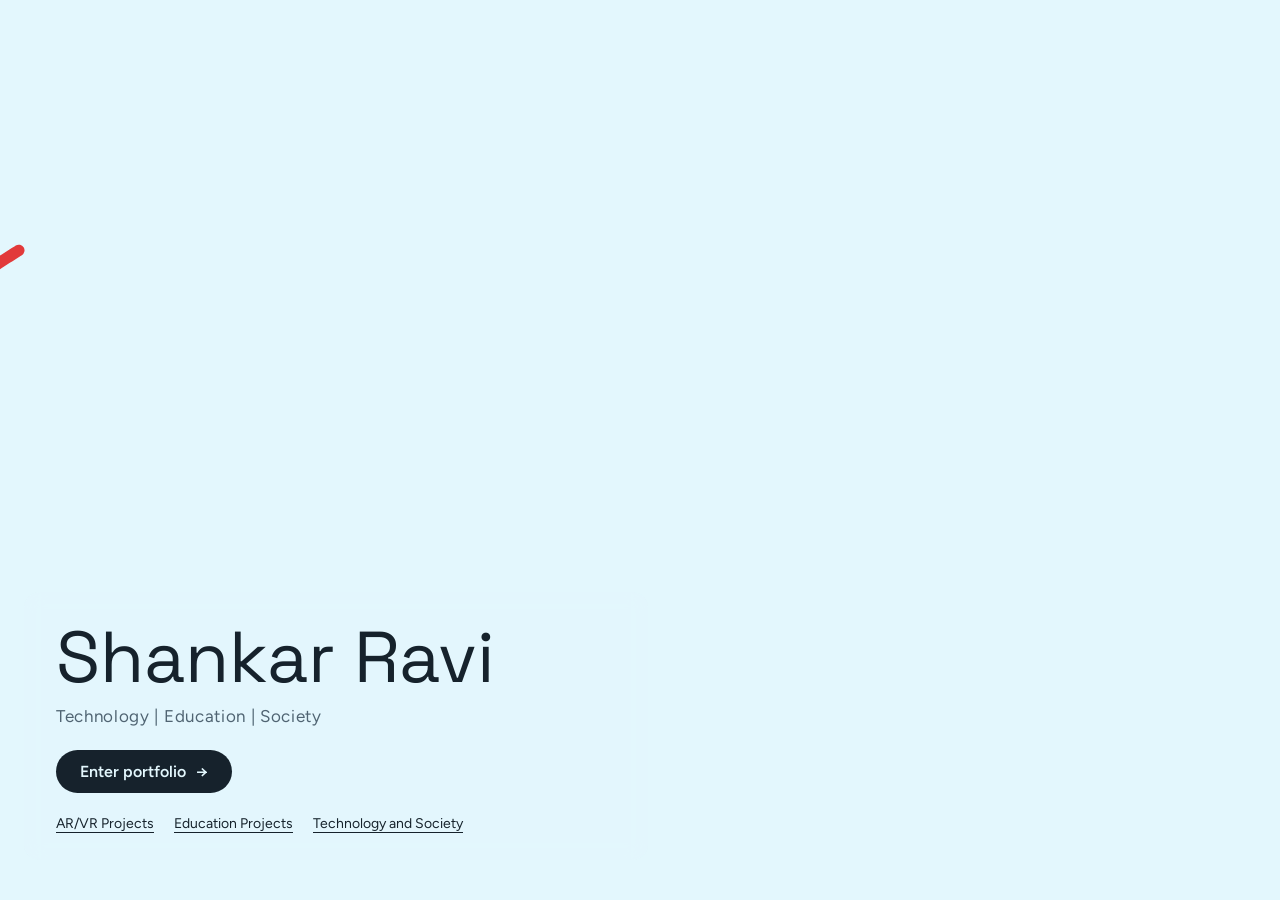
<file: index.html>
<!doctype html>
<html lang="en">
<head>
  <meta charset="utf-8">
  <meta name="viewport" content="width=device-width, initial-scale=1, viewport-fit=cover">
  <title>Shankar Ravi</title>
  <meta name="description" content="Shankar Ravi — Technology | Education | Society. Portfolio of AR/VR, education and technology & society projects.">
  <link rel="icon" href="assets/images/logo-home.png">
  <link rel="preconnect" href="https://fonts.googleapis.com">
  <link rel="preconnect" href="https://fonts.gstatic.com" crossorigin>
  <link href="https://fonts.googleapis.com/css2?family=Figtree:wght@400;600&family=Space+Grotesk:wght@400;600&display=swap" rel="stylesheet">
  <style>
    :root {
      --sky: #e3f7fd;
      --ink: #16222c;
      --ink-soft: #506473;
    }
    html, body { height: 100%; }
    body {
      margin: 0;
      background: var(--sky);
      color: var(--ink);
      font-family: "Figtree", "Helvetica Neue", Arial, sans-serif;
      overflow: hidden;
    }
    canvas {
      position: fixed;
      inset: 0;
      width: 100%;
      height: 100%;
      display: block;
    }
    .intro {
      position: fixed;
      left: max(24px, env(safe-area-inset-left, 0px));
      right: 24px;
      bottom: max(40px, env(safe-area-inset-bottom, 0px));
      max-width: 560px;
      padding: 28px 32px;
      background: rgba(227, 247, 253, 0.78);
      -webkit-backdrop-filter: blur(10px);
      backdrop-filter: blur(10px);
      border-radius: 16px;
    }
    h1 {
      font-family: "Space Grotesk", "Helvetica Neue", Arial, sans-serif;
      font-weight: 400;
      font-size: clamp(40px, 7vw, 72px);
      line-height: 1.05;
      margin: 0 0 10px;
    }
    .tagline {
      font-size: 17px;
      letter-spacing: 0.04em;
      color: var(--ink-soft);
      margin: 0 0 24px;
    }
    .enter {
      display: inline-flex;
      align-items: center;
      gap: 10px;
      padding: 12px 24px;
      border-radius: 30px;
      background: var(--ink);
      color: var(--sky);
      font-size: 16px;
      font-weight: 600;
      text-decoration: none;
      transition: transform 0.2s, background 0.2s;
    }
    .enter:hover { background: #0f6f8f; transform: translateX(4px); }
    .enter:focus-visible { outline: 2px solid #0f6f8f; outline-offset: 3px; }
    .links {
      display: flex;
      flex-wrap: wrap;
      gap: 6px 20px;
      margin: 22px 0 0;
      padding: 0;
      list-style: none;
      font-size: 14px;
    }
    .links a { color: var(--ink); text-decoration: none; border-bottom: 1px solid currentColor; }
    .links a:hover { color: #0f6f8f; }
  </style>
</head>
<body>
  <canvas id="c" aria-hidden="true"></canvas>

  <main class="intro">
    <h1>Shankar Ravi</h1>
    <p class="tagline">Technology | Education | Society</p>
    <a class="enter" href="home.html">Enter portfolio <span aria-hidden="true">&rarr;</span></a>
    <ul class="links">
      <li><a href="ar-vr-projects.html">AR/VR Projects</a></li>
      <li><a href="education-projects.html">Education Projects</a></li>
      <li><a href="technology-and-society.html">Technology and Society</a></li>
    </ul>
  </main>

  <script>
  // Forward wave lines: Flow mode, Spectrum colour, 7 lines, speed 2.0, camera on.
  (() => {
    const cv = document.getElementById('c'), ctx = cv.getContext('2d');
    const SKY = '#e3f7fd';
    // HOLD: extra seconds (timeline time) the full set of lines stays on screen before sweeping out
    const HOLD = 18, LOOP = 14 + HOLD, SPEED = 2, COUNT = 7;
    // Red, orange, yellow, green, blue, indigo, violet — yellow deepened to stay visible on the pale sky
    const RAINBOW = ['#e23a3a','#f57c1f','#e9b000','#2e9e4f','#1f6fe0','#3f3aa6','#8b3fc4'];
    const lineColour = (i, n) => RAINBOW[n <= 1 ? 0 : Math.round(i*(RAINBOW.length-1)/(n-1))];
    let t = 0, last = performance.now(), W = 0, H = 0, dpr = 1;

    function resize(){
      dpr = Math.min(devicePixelRatio || 1, 2);
      W = cv.clientWidth; H = cv.clientHeight;
      cv.width = W*dpr; cv.height = H*dpr;
    }
    addEventListener('resize', resize); resize();

    // ---- easing + keyframes ----
    const ease = x => x<.5 ? 4*x*x*x : 1 - Math.pow(-2*x+2,3)/2;
    const clamp = (x,a=0,b=1) => Math.max(a, Math.min(b, x));
    function key(frames, T){
      if (T <= frames[0][0]) return frames[0].slice(1);
      for (let i = 1; i < frames.length; i++){
        const a = frames[i-1], b = frames[i];
        if (T <= b[0]){
          const k = ease((T - a[0])/(b[0] - a[0]));
          return a.slice(1).map((v,j) => v + (b[j+1]-v)*k);
        }
      }
      return frames[frames.length-1].slice(1);
    }
    // camera: [time, zoom, focusX, focusY] in stage units (0..1)
    // the hold slowly drifts between wide shots before the original exit (shifted by HOLD)
    const CAM = [[0,1,.5,.5],[2.6,1.05,.42,.42],[5,2.4,.3,.32],[6.6,2.3,.38,.36],[9.4,.82,.5,.5],
      [9.4+HOLD*.35,1.15,.58,.46],[9.4+HOLD*.7,.95,.44,.54],[9.4+HOLD,.85,.5,.5],
      [12.5+HOLD,.9,.5,.5],[LOOP,1,.5,.5]];

    // ---- line set: first pair crosses (mirrored phase), then a low arc, then extras ----
    function lineDef(i){
      const preset = [
        {base:.36, amp:.17, k:4.0, ph:2.2,           w:.0085, start:0.0,  drift:.35},
        {base:.36, amp:.17, k:4.0, ph:2.2+Math.PI,   w:.0085, start:.35,  drift:.35},
        {base:.70, amp:.14, k:3.2, ph:.5,            w:.0085, start:.8,   drift:-.3},
      ];
      if (preset[i]) return preset[i];
      const r = n => { const x = Math.sin(i*127.1+n*311.7)*43758.5453; return x-Math.floor(x); };
      return {base:.2 + r(1)*.65, amp:.08 + r(2)*.12, k:2.6 + r(3)*1.6, ph:r(4)*6.28, w:.006 + r(5)*.003, start:1 + r(6)*1.4, drift:(r(7)-.5)*.7};
    }
    const Y = (d, x, T) => d.base + d.amp*Math.sin(x*d.k + d.ph + T*d.drift) + d.amp*.05*Math.sin(x*d.k*2.1 - T*.5);

    // quadratic curves through segment midpoints, so joins have no corners
    function stroke(pts, w, color){
      if (pts.length < 2) return;
      ctx.strokeStyle = color; ctx.lineWidth = w; ctx.lineCap = 'round'; ctx.lineJoin = 'round';
      ctx.beginPath(); ctx.moveTo(pts[0][0], pts[0][1]);
      for (let i = 1; i < pts.length - 1; i++){
        const [x, y] = pts[i], [nx, ny] = pts[i+1];
        ctx.quadraticCurveTo(x, y, (x + nx)/2, (y + ny)/2);
      }
      const end = pts[pts.length-1];
      ctx.lineTo(end[0], end[1]);
      ctx.stroke();
    }

    // Reference choreography: draw in → push in → pull back → flow out
    // right: the visible right edge in stage units, so each line's end point stops inside the frame
    function drawFlow(T, n, right){
      for (let i = n - 1; i >= 0; i--){
        const d = lineDef(i);
        const local = T - d.start;
        const xEnd = right - .08 - (i % 3)*.05;
        const out = ease(clamp((T - 10.6 - HOLD - i*.25)/3.1));
        // draw in to xEnd, hold there, then sweep the whole line out to the right
        const head = -.05 + (xEnd + .05)*ease(clamp(local/8.6)) + (1.75 - xEnd)*out;
        const tail = -.35 + 2.1*out;
        if (head <= tail || local < 0) continue;
        const pts = [];
        const x1 = Math.min(head, 1.5);
        for (let x = Math.max(tail, -.4); x <= x1; x += .002) pts.push([x, Y(d, x, T)]);
        pts.push([x1, Y(d, x1, T)]);
        stroke(pts, d.w, lineColour(i, n));
      }
    }

    function render(){
      const T = t % LOOP;
      // Map the unit square to cover the viewport, centred
      const s = Math.max(W, H);
      ctx.setTransform(dpr, 0, 0, dpr, 0, 0);
      ctx.fillStyle = SKY; ctx.fillRect(0, 0, W, H);
      ctx.setTransform(s*dpr, 0, 0, s*dpr, (W - s)/2*dpr, (H - s)/2*dpr);
      const [z, fx, fy] = key(CAM, T);
      ctx.save(); ctx.translate(fx, fy); ctx.scale(z, z); ctx.translate(-fx, -fy);
      drawFlow(T, COUNT, 1 - (s - W)/2/s);
      ctx.restore();
    }

    function frame(now){
      const dt = Math.min(.05, (now - last)/1000); last = now;
      t += dt*SPEED;
      render();
      requestAnimationFrame(frame);
    }

    if (matchMedia('(prefers-reduced-motion: reduce)').matches){ t = 9.6 + HOLD/2; render(); addEventListener('resize', render); }
    else requestAnimationFrame(frame);
  })();
  </script>
</body>
</html>
</file>
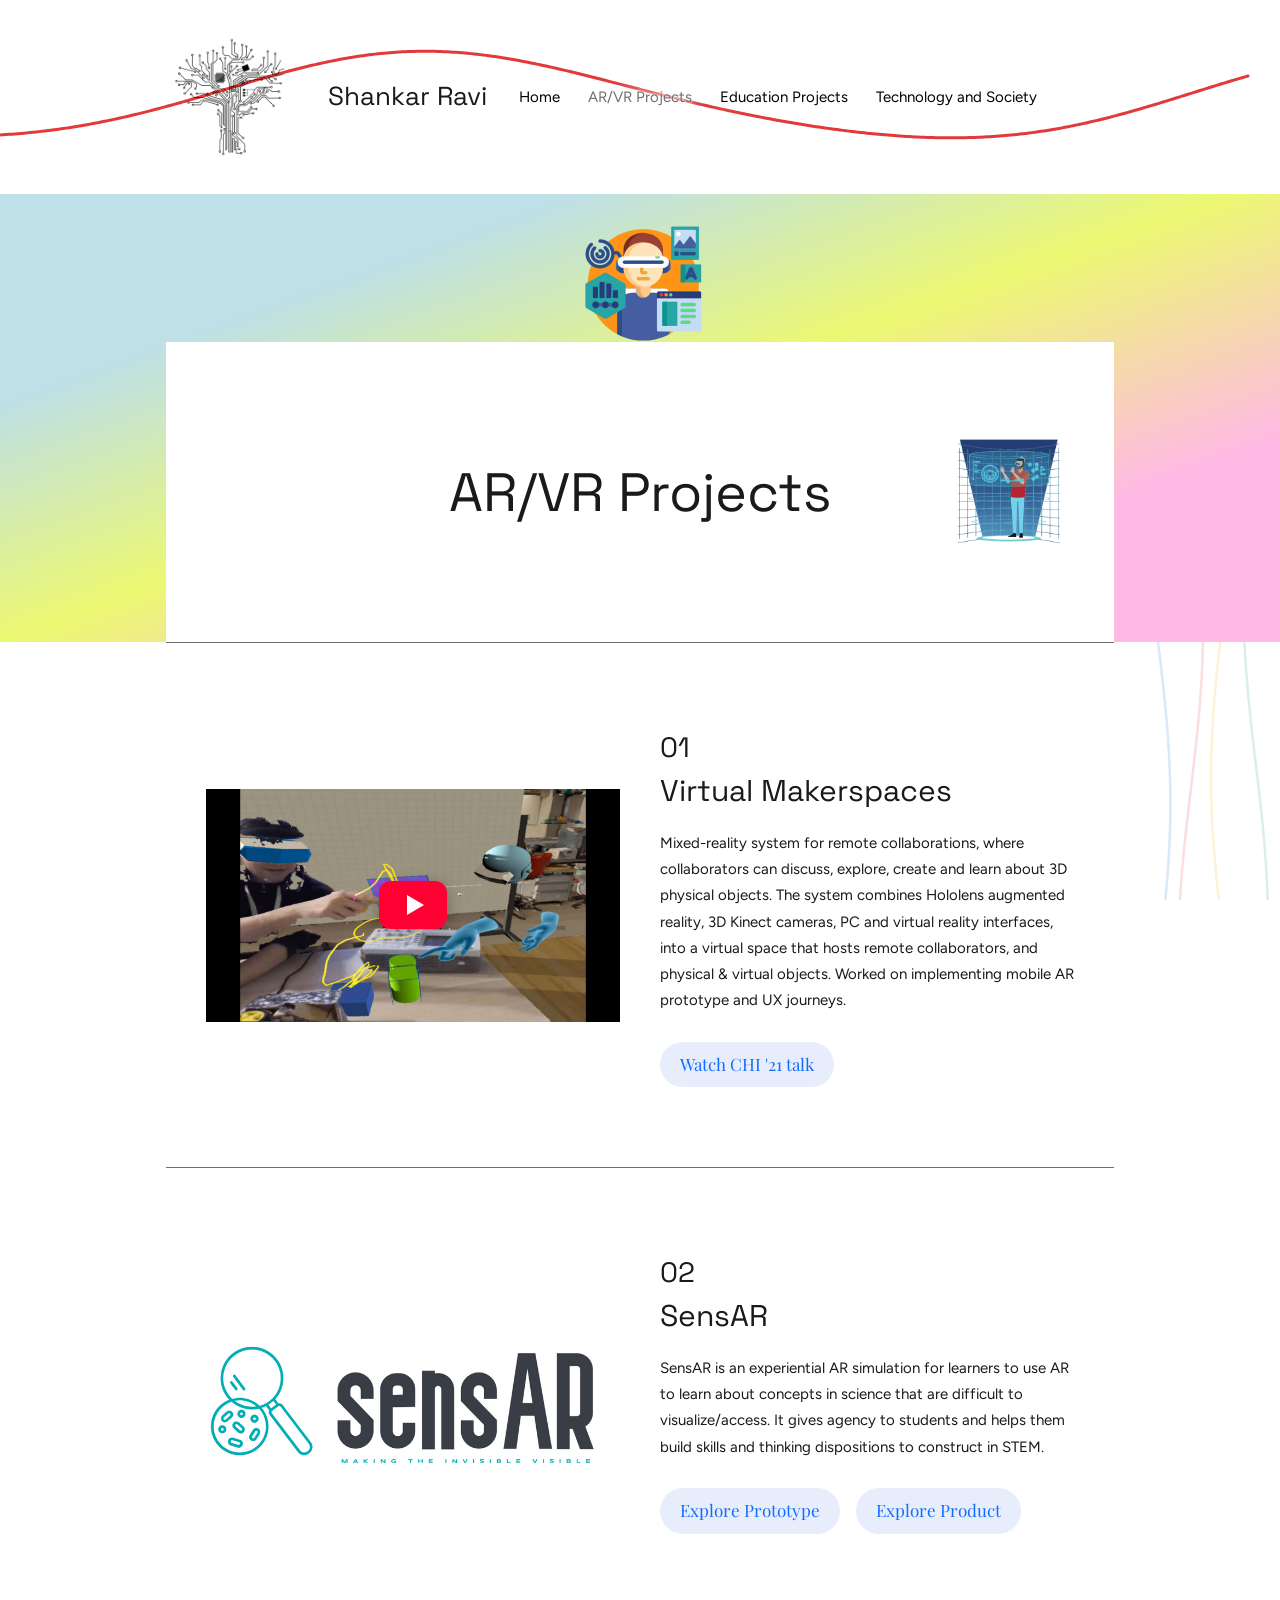
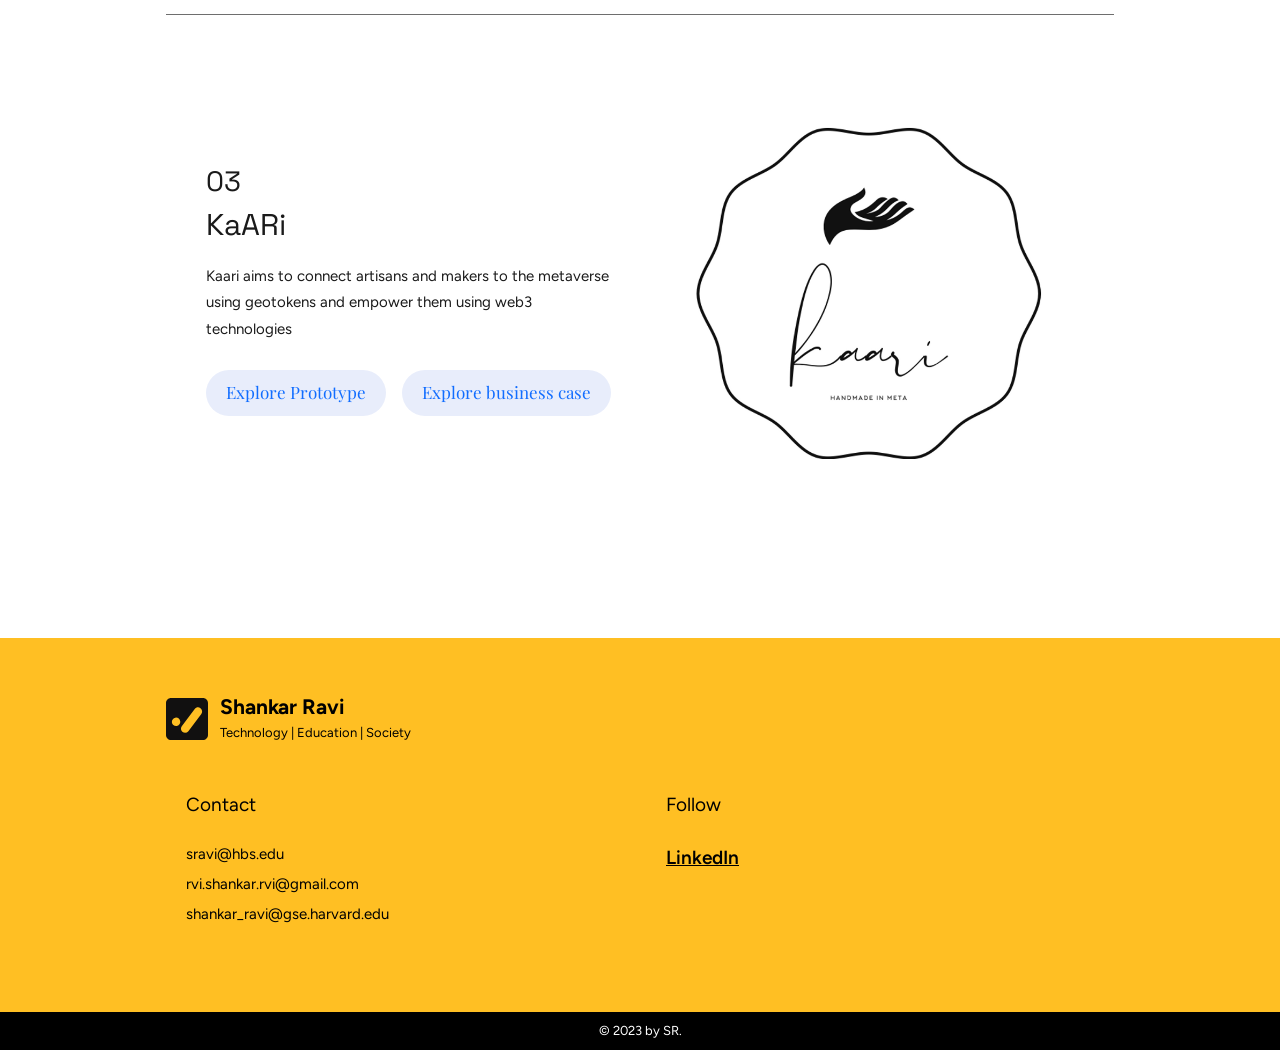
<file: ar-vr-projects.html>
<!doctype html>
<html lang="en">
<head>
  <meta charset="utf-8">
  <meta name="viewport" content="width=device-width, initial-scale=1">
  <title>AR/VR Projects | Shankar Ravi</title>
  <meta name="description" content="Shankar Ravi — Technology | Education | Society. Portfolio of AR/VR, education and technology & society projects.">
  <link rel="icon" href="assets/images/logo-home.png">
  <link rel="preconnect" href="https://fonts.googleapis.com">
  <link rel="preconnect" href="https://fonts.gstatic.com" crossorigin>
  <link href="https://fonts.googleapis.com/css2?family=Figtree:wght@400;600&family=Playfair+Display&family=Space+Grotesk:wght@400;600&display=swap" rel="stylesheet">
  <link rel="stylesheet" href="assets/css/style.css">
</head>
<body>
  <header class="site-header" data-line-color="#e23a3a">
    <div class="container">
      <a href="home.html"><img class="logo" src="assets/images/logo-arvr.png" alt="Shankar Ravi logo"></a>
      <a class="brand" href="home.html">Shankar Ravi</a>
      <button class="nav-toggle" aria-label="Menu" aria-expanded="false" onclick="this.setAttribute('aria-expanded', document.querySelector('.site-nav').classList.toggle('open'))">&#9776;</button>
      <nav class="site-nav">
        <ul>
          <li><a href="home.html">Home</a></li>
          <li><a href="ar-vr-projects.html" aria-current="page">AR/VR Projects</a></li>
          <li><a href="education-projects.html">Education Projects</a></li>
          <li><a href="technology-and-society.html">Technology and Society</a></li>
        </ul>
      </nav>
    </div>
  </header>

  <main>
    <section class="banner">
      <img class="icon" src="assets/images/arvr-banner-icon.png" alt="">
      <div class="container">
        <div class="card">
          <h1>AR/VR Projects</h1>
          <img class="side-art" src="assets/images/arvr-hologram.png" alt="">
        </div>
      </div>
    </section>

    <section class="projects">
      <div class="container">
      <article class="project">
          <div class="project-media">
            <a class="video-embed" href="https://www.youtube.com/watch?v=nfCsT74ixdE" target="_blank" rel="noopener" data-youtube="nfCsT74ixdE" aria-label="Play CHI '21: Virtual Makerspaces talk">
              <img src="assets/images/makerspaces-thumb.jpg" alt="CHI '21: Virtual Makerspaces: Merging AR/VR/MR to Enable Remote Maker Activities">
              <span class="play-btn" aria-hidden="true"></span>
            </a>
          </div>
          <div>
            <p class="project-num">01</p>
            <h2>Virtual Makerspaces</h2>
            <p>Mixed-reality system for remote collaborations, where collaborators can discuss, explore, create and learn about 3D physical objects. The system combines Hololens augmented reality, 3D Kinect cameras, PC and virtual reality interfaces, into a virtual space that hosts remote collaborators, and physical &amp; virtual objects. Worked on implementing mobile AR prototype and UX journeys.</p>
            <div class="btn-row">
              <a class="btn" href="https://www.youtube.com/watch?v=nfCsT74ixdE" target="_blank" rel="noopener">Watch CHI '21 talk</a>
            </div>
          </div>
        </article>
      <article class="project ">
          <div class="project-media">
            <img src="assets/images/sensar.png" alt="SensAR — making the invisible visible">
          </div>
          <div>
            <p class="project-num">02</p>
            <h2>SensAR</h2>
            <p>SensAR is an experiential AR simulation for learners to use AR to learn about concepts in science that are difficult to visualize/access. It gives agency to students and helps them build skills and thinking dispositions to construct in STEM.</p>
            <div class="btn-row">
              <a class="btn" href="https://docs.google.com/presentation/d/1QVJz88YxZDGuV-vd38wIpbP_u5Ij2AFZ/edit?usp=sharing&amp;ouid=103269746812419123242&amp;rtpof=true&amp;sd=true" target="_blank" rel="noopener">Explore Prototype</a>
              <a class="btn" href="https://docs.google.com/presentation/d/1Fu4Fg2LsqqukXWj059b_HN1Atnt4ibBT/edit?usp=sharing&amp;ouid=103269746812419123242&amp;rtpof=true&amp;sd=true" target="_blank" rel="noopener">Explore Product</a>
            </div>
          </div>
        </article>
      <article class="project reverse">
          <div class="project-media">
            <img src="assets/images/kaari.png" alt="KaARi — handmade in meta logo">
          </div>
          <div>
            <p class="project-num">03</p>
            <h2>KaARi</h2>
            <p>Kaari aims to connect artisans and makers to the metaverse using geotokens and empower them using web3 technologies</p>
            <div class="btn-row">
              <a class="btn" href="https://youtu.be/XX1M86J8W4o" target="_blank" rel="noopener">Explore Prototype</a>
              <a class="btn" href="https://docs.google.com/presentation/d/19EdwC8ogNXBMtX6g18tY-hJnIUa-_JUt7nj2qTTDh58/edit?usp=sharing" target="_blank" rel="noopener">Explore business case</a>
            </div>
          </div>
        </article>
      </div>
    </section>
  </main>

  <footer class="site-footer" id="contact">
    <div class="container">
      <a class="footer-brand" href="home.html">
        <img src="assets/images/footer-logo.svg" alt="">
        <span><strong>Shankar Ravi</strong><small>Technology | Education | Society</small></span>
      </a>
      <div class="footer-cols">
        <div class="contact">
          <h3>Contact</h3>
          <ul>
            <li><a href="mailto:sravi@hbs.edu">sravi@hbs.edu</a></li>
            <li><a href="mailto:rvi.shankar.rvi@gmail.com">rvi.shankar.rvi@gmail.com</a></li>
            <li><a href="mailto:shankar_ravi@gse.harvard.edu">shankar_ravi@gse.harvard.edu</a></li>
          </ul>
        </div>
        <div class="follow">
          <h3>Follow</h3>
          <a href="https://www.linkedin.com/in/shankar-ravi-741664156/" target="_blank" rel="noopener">LinkedIn</a>
        </div>
      </div>
    </div>
    <div class="copyright">&copy; 2023 by SR.</div>
  </footer>
  <script src="assets/js/site.js"></script>
</body>
</html>
</file>
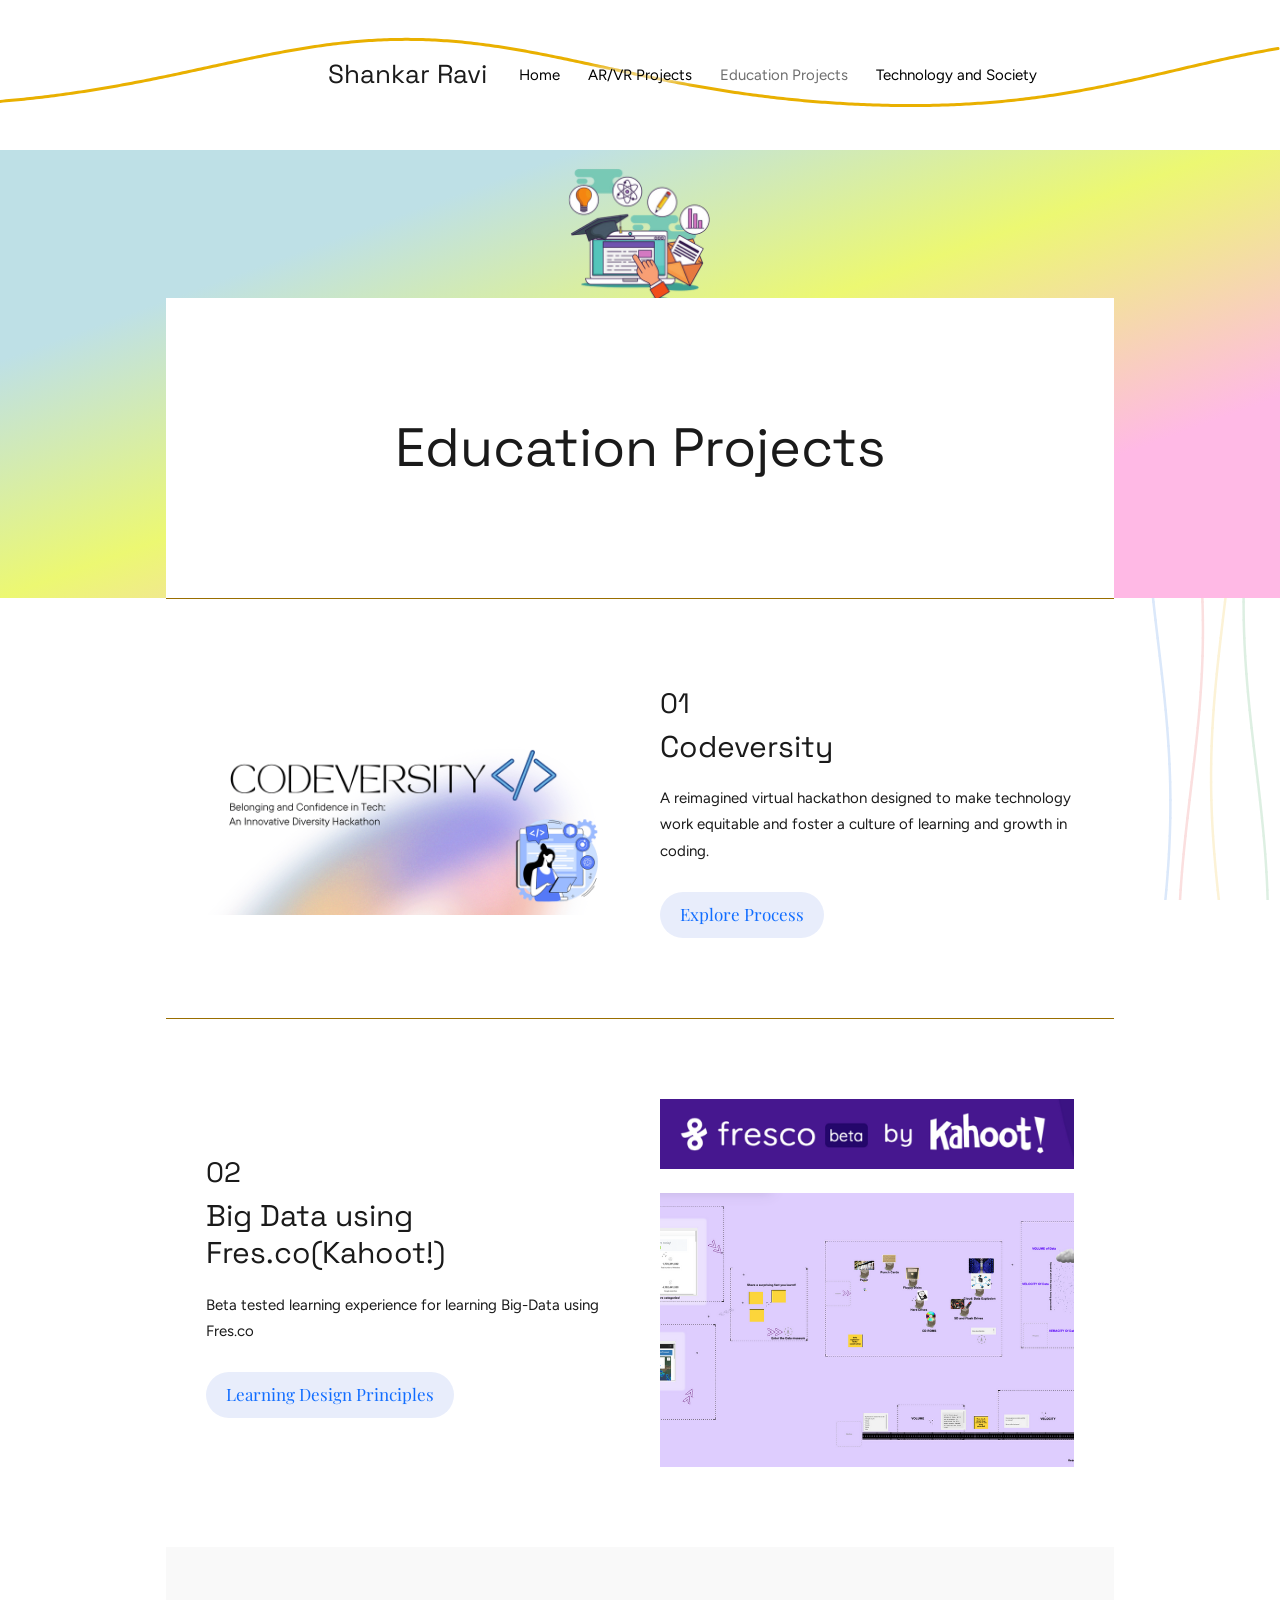
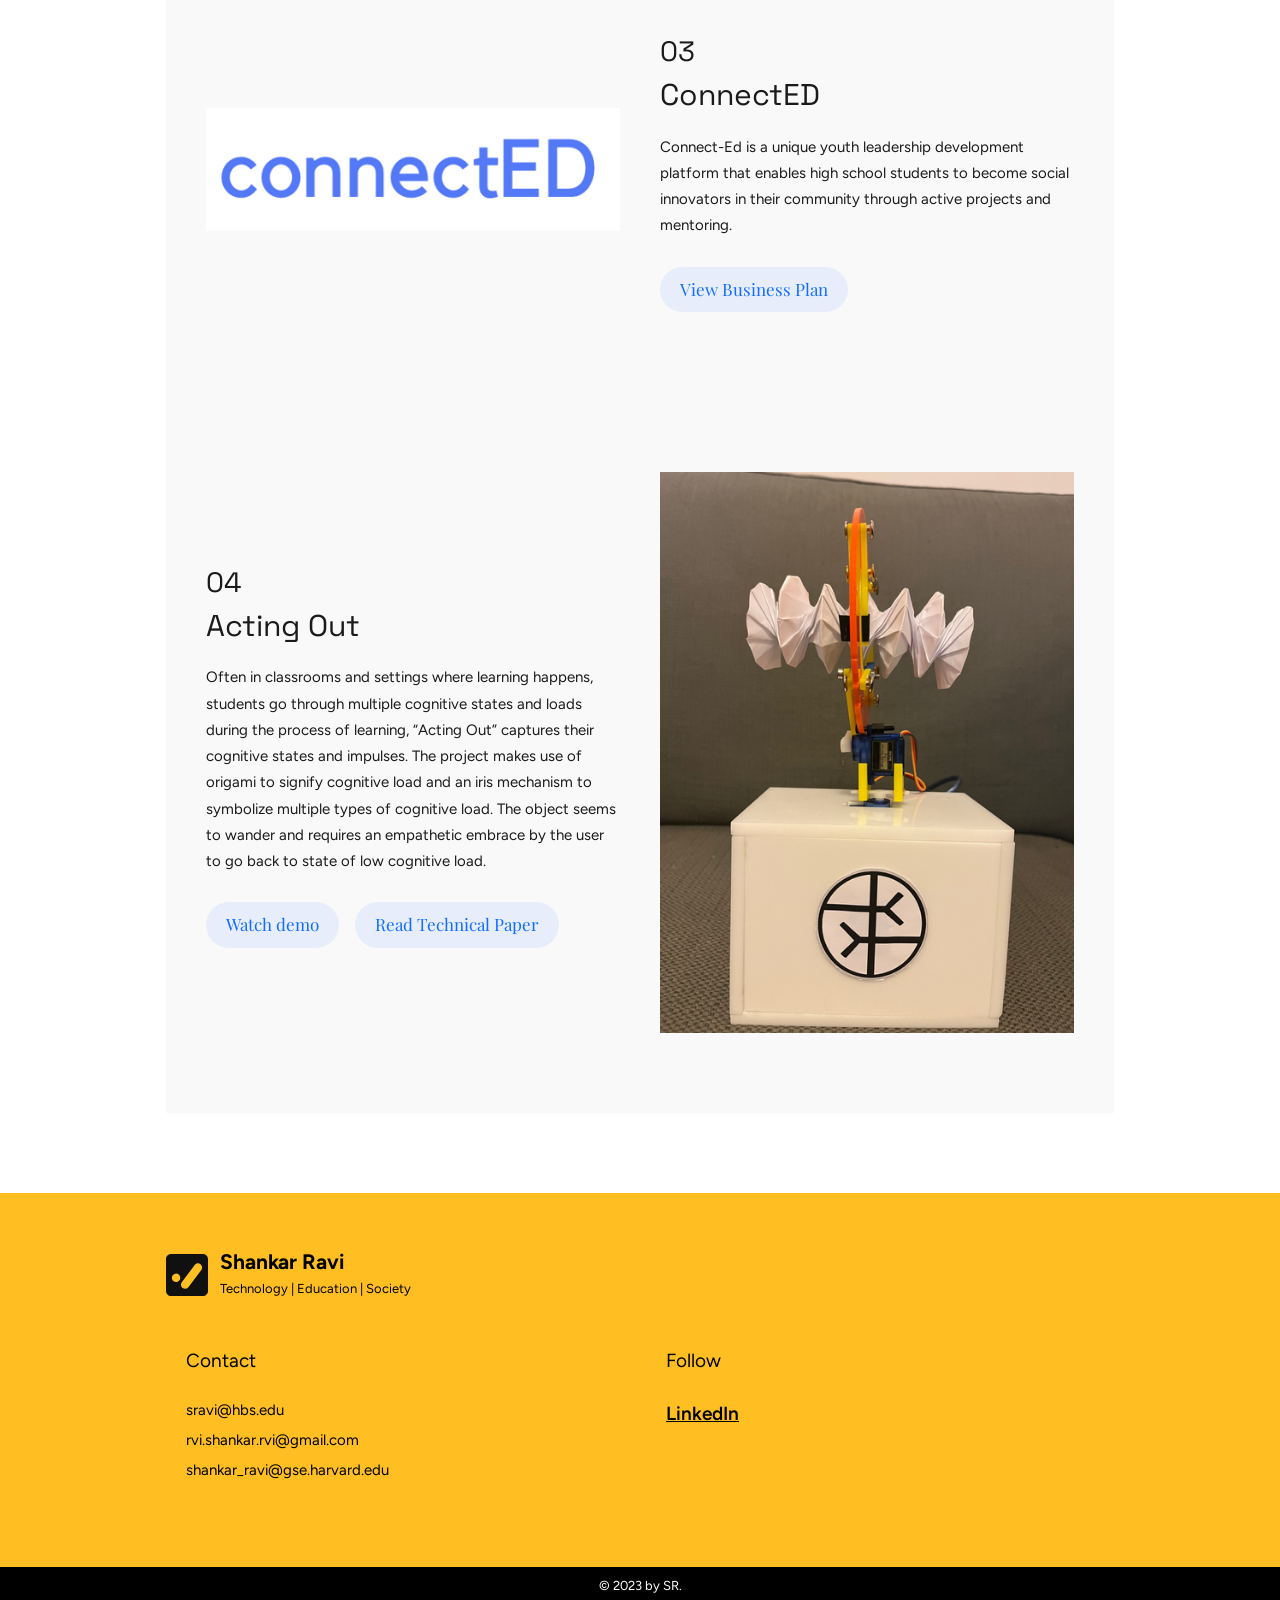
<file: education-projects.html>
<!doctype html>
<html lang="en">
<head>
  <meta charset="utf-8">
  <meta name="viewport" content="width=device-width, initial-scale=1">
  <title>Education Projects | Shankar Ravi</title>
  <meta name="description" content="Shankar Ravi — Technology | Education | Society. Portfolio of AR/VR, education and technology & society projects.">
  <link rel="icon" href="assets/images/logo-home.png">
  <link rel="preconnect" href="https://fonts.googleapis.com">
  <link rel="preconnect" href="https://fonts.gstatic.com" crossorigin>
  <link href="https://fonts.googleapis.com/css2?family=Figtree:wght@400;600&family=Playfair+Display&family=Space+Grotesk:wght@400;600&display=swap" rel="stylesheet">
  <link rel="stylesheet" href="assets/css/style.css">
</head>
<body>
  <header class="site-header" data-line-color="#e9b000">
    <div class="container">
      <span class="logo-spacer"></span>
      <a class="brand" href="home.html">Shankar Ravi</a>
      <button class="nav-toggle" aria-label="Menu" aria-expanded="false" onclick="this.setAttribute('aria-expanded', document.querySelector('.site-nav').classList.toggle('open'))">&#9776;</button>
      <nav class="site-nav">
        <ul>
          <li><a href="home.html">Home</a></li>
          <li><a href="ar-vr-projects.html">AR/VR Projects</a></li>
          <li><a href="education-projects.html" aria-current="page">Education Projects</a></li>
          <li><a href="technology-and-society.html">Technology and Society</a></li>
        </ul>
      </nav>
    </div>
  </header>

  <main>
    <section class="banner">
      <img class="icon" src="assets/images/edu-banner-icon.png" alt="">
      <div class="container">
        <div class="card">
          <h1>Education Projects</h1>
        </div>
      </div>
    </section>

    <section class="projects gold">
      <div class="container">
      <article class="project ">
          <div class="project-media">
            <img src="assets/images/codeversity.png" alt="Codeversity — Belonging and Confidence in Tech: An Innovative Diversity Hackathon">
          </div>
          <div>
            <p class="project-num">01</p>
            <h2>Codeversity</h2>
            <p>A reimagined virtual hackathon designed to make technology work equitable and foster a culture of learning and growth in coding.</p>
            <div class="btn-row">
              <a class="btn" href="https://drive.google.com/file/d/1PQcx7ov7sDzMVHUP5lYLtSdtRPh8L118/view?usp=sharing" target="_blank" rel="noopener">Explore Process</a>
            </div>
          </div>
        </article>
      <article class="project reverse">
          <div class="project-media">
            <img src="assets/images/fresco-kahoot.png" alt="Fresco beta by Kahoot!">
            <img src="assets/images/bigdata.png" alt="Big Data learning experience on Fres.co">
          </div>
          <div>
            <p class="project-num">02</p>
            <h2>Big Data using Fres.co(Kahoot!)</h2>
            <p>Beta tested learning experience for learning Big-Data using Fres.co</p>
            <div class="btn-row">
              <a class="btn" href="https://docs.google.com/presentation/d/1XkukGwj1gp1kPEiAyFs33nLx1NqEXs3k3OS0z3UcA5Y/edit?usp=sharing" target="_blank" rel="noopener">Learning Design Principles</a>
            </div>
          </div>
        </article>
      <article class="project soft">
          <div class="project-media">
            <img src="assets/images/connected.png" alt="connectED logo">
          </div>
          <div>
            <p class="project-num">03</p>
            <h2>ConnectED</h2>
            <p>Connect-Ed is a unique youth leadership development platform that enables high school students to become social innovators in their community through active projects and mentoring.</p>
            <div class="btn-row">
              <a class="btn" href="https://docs.google.com/document/d/1bV1HftNvA1E4tLDt2cXDNq9rFGwHe3gu/edit?usp=sharing&amp;ouid=103269746812419123242&amp;rtpof=true&amp;sd=true" target="_blank" rel="noopener">View Business Plan</a>
            </div>
          </div>
        </article>
      <article class="project soft reverse">
          <div class="project-media">
            <img src="assets/images/acting-out.png" alt="Acting Out origami object">
          </div>
          <div>
            <p class="project-num">04</p>
            <h2>Acting Out</h2>
            <p>Often in classrooms and settings where learning happens, students go through multiple cognitive states and loads during the process of learning, “Acting Out” captures their cognitive states and impulses. The project makes use of origami to signify cognitive load and an iris mechanism to symbolize multiple types of cognitive load. The object seems to wander and requires an empathetic embrace by the user to go back to state of low cognitive load.</p>
            <div class="btn-row">
              <a class="btn" href="https://youtube.com/shorts/sAWH98RMH54?feature=share" target="_blank" rel="noopener">Watch demo</a>
              <a class="btn" href="https://docs.google.com/document/d/1qgRKhvtktBX2DH7Hq-kVXJqIQzKxJzPi/edit?usp=sharing&amp;ouid=103269746812419123242&amp;rtpof=true&amp;sd=true" target="_blank" rel="noopener">Read Technical Paper</a>
            </div>
          </div>
        </article>
      </div>
    </section>
  </main>

  <footer class="site-footer" id="contact">
    <div class="container">
      <a class="footer-brand" href="home.html">
        <img src="assets/images/footer-logo.svg" alt="">
        <span><strong>Shankar Ravi</strong><small>Technology | Education | Society</small></span>
      </a>
      <div class="footer-cols">
        <div class="contact">
          <h3>Contact</h3>
          <ul>
            <li><a href="mailto:sravi@hbs.edu">sravi@hbs.edu</a></li>
            <li><a href="mailto:rvi.shankar.rvi@gmail.com">rvi.shankar.rvi@gmail.com</a></li>
            <li><a href="mailto:shankar_ravi@gse.harvard.edu">shankar_ravi@gse.harvard.edu</a></li>
          </ul>
        </div>
        <div class="follow">
          <h3>Follow</h3>
          <a href="https://www.linkedin.com/in/shankar-ravi-741664156/" target="_blank" rel="noopener">LinkedIn</a>
        </div>
      </div>
    </div>
    <div class="copyright">&copy; 2023 by SR.</div>
  </footer>
  <script src="assets/js/site.js"></script>
</body>
</html>
</file>
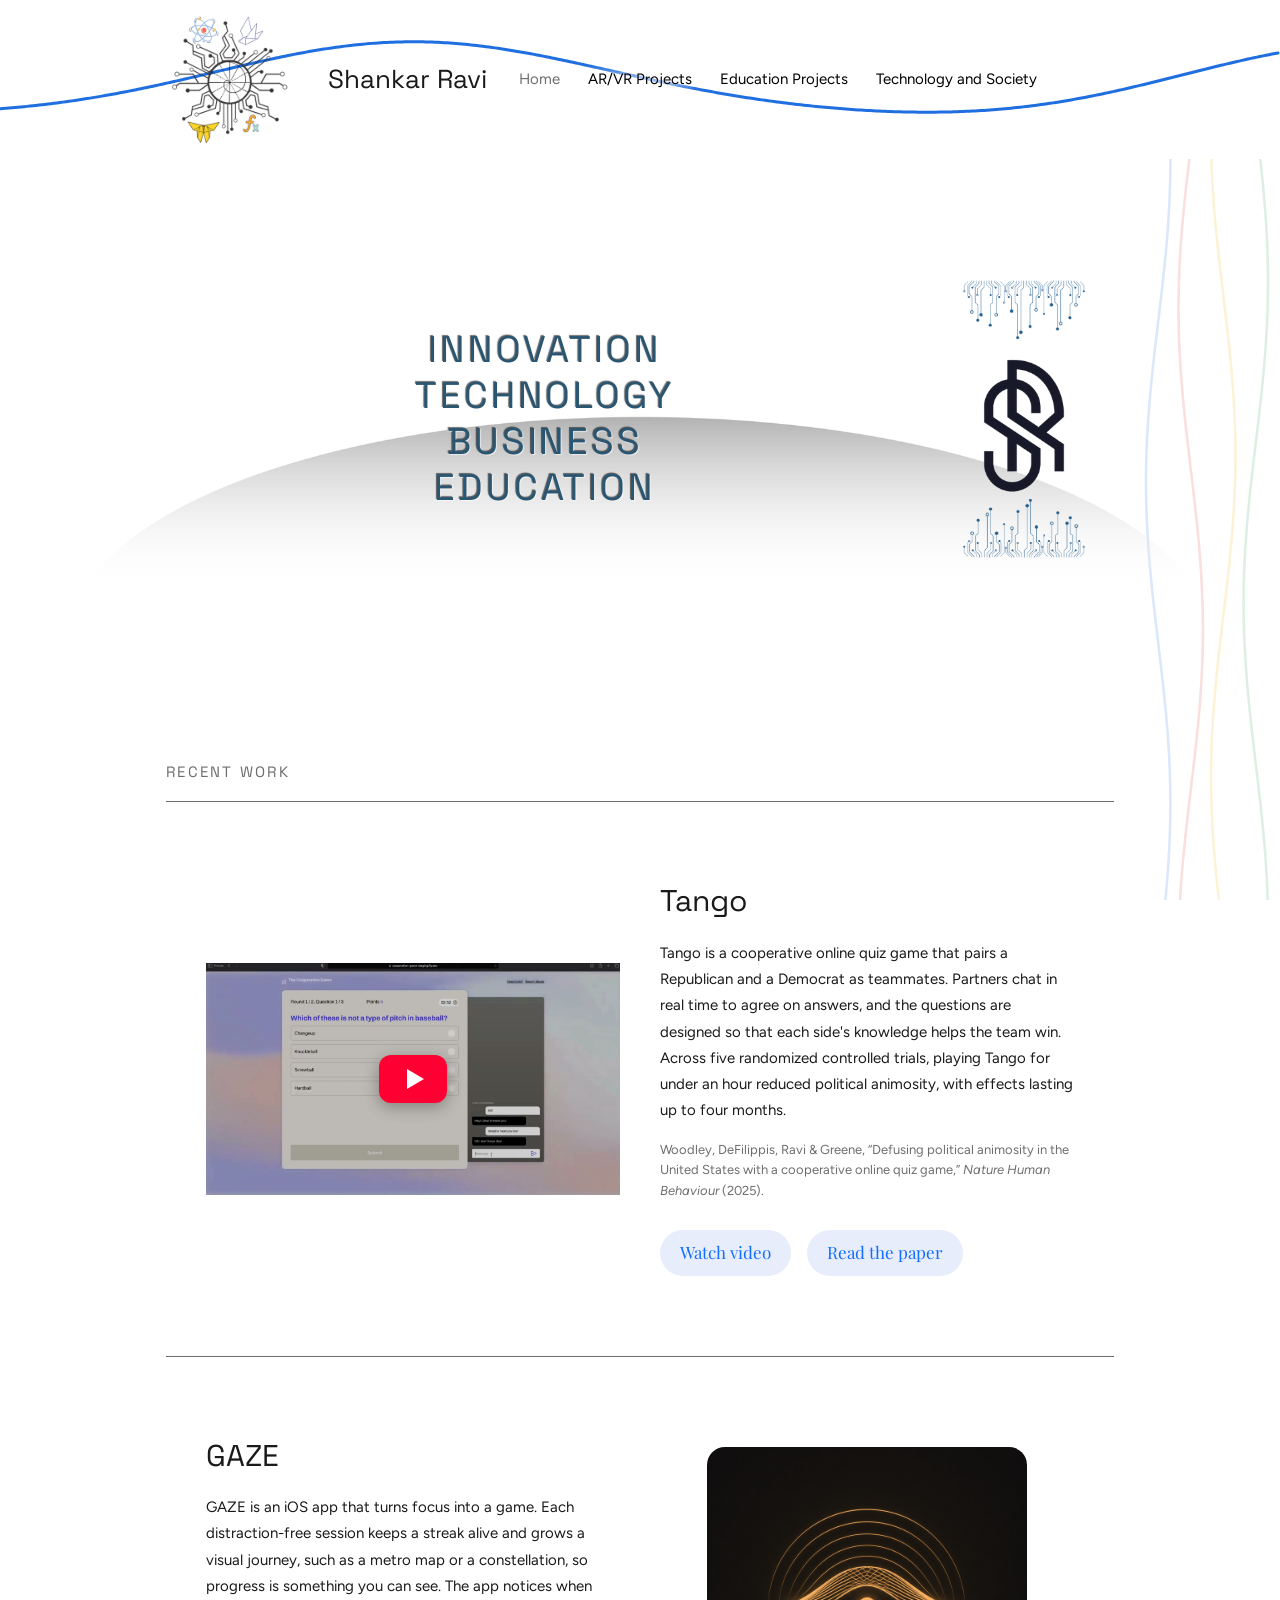
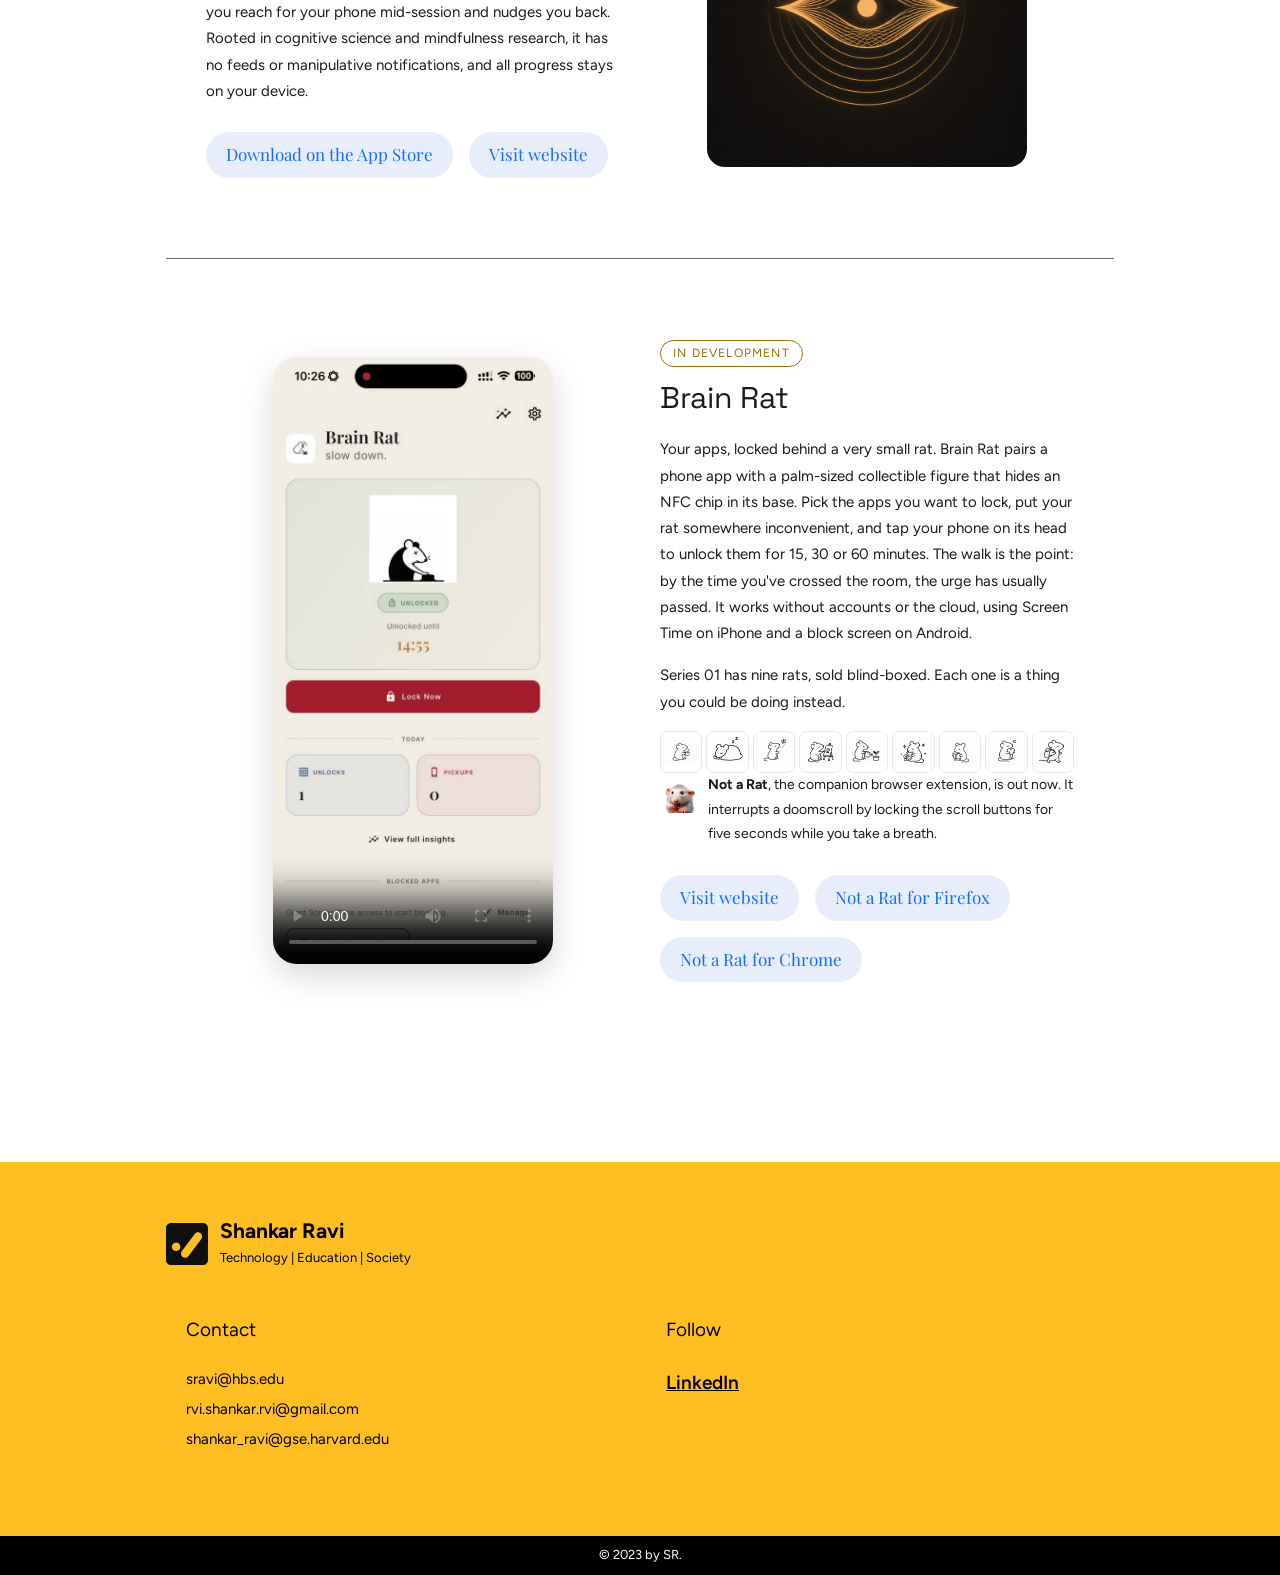
<file: home.html>
<!doctype html>
<html lang="en">
<head>
  <meta charset="utf-8">
  <meta name="viewport" content="width=device-width, initial-scale=1">
  <title>Home | Shankar Ravi</title>
  <meta name="description" content="Shankar Ravi — Technology | Education | Society. Portfolio of AR/VR, education and technology & society projects.">
  <link rel="icon" href="assets/images/logo-home.png">
  <link rel="preconnect" href="https://fonts.googleapis.com">
  <link rel="preconnect" href="https://fonts.gstatic.com" crossorigin>
  <link href="https://fonts.googleapis.com/css2?family=Figtree:wght@400;600&family=Playfair+Display&family=Space+Grotesk:wght@400;600&display=swap" rel="stylesheet">
  <link rel="stylesheet" href="assets/css/style.css">
</head>
<body>
  <header class="site-header" data-line-color="#1f6fe0">
    <div class="container">
      <a href="home.html"><img class="logo" src="assets/images/logo-home.png" alt="Shankar Ravi logo"></a>
      <a class="brand" href="home.html">Shankar Ravi</a>
      <button class="nav-toggle" aria-label="Menu" aria-expanded="false" onclick="this.setAttribute('aria-expanded', document.querySelector('.site-nav').classList.toggle('open'))">&#9776;</button>
      <nav class="site-nav">
        <ul>
          <li><a href="home.html" aria-current="page">Home</a></li>
          <li><a href="ar-vr-projects.html">AR/VR Projects</a></li>
          <li><a href="education-projects.html">Education Projects</a></li>
          <li><a href="technology-and-society.html">Technology and Society</a></li>
        </ul>
      </nav>
    </div>
  </header>

  <main>
    <section class="hero-home">
      <div class="container">
        <h1 class="hero-words">
          <span>INNOVATION</span>
          <span>TECHNOLOGY</span>
          <span>BUSINESS</span>
          <span>EDUCATION</span>
        </h1>
        <img class="hero-monogram" src="assets/images/sr-monogram.png" alt="SR monogram">
      </div>
    </section>

    <section class="featured">
      <div class="container">
        <p class="featured-label">Recent Work</p>
        <article class="project">
          <a class="video-embed" href="https://www.youtube.com/watch?v=YfnGhMOMf5w" target="_blank" rel="noopener" data-youtube="YfnGhMOMf5w" aria-label="Play Tango Participant Video">
            <img src="assets/images/tango-thumb.jpg" alt="Tango Participant Video">
            <span class="play-btn" aria-hidden="true"></span>
          </a>
          <div>
            <h2>Tango</h2>
            <p>Tango is a cooperative online quiz game that pairs a Republican and a Democrat as teammates. Partners chat in real time to agree on answers, and the questions are designed so that each side's knowledge helps the team win. Across five randomized controlled trials, playing Tango for under an hour reduced political animosity, with effects lasting up to four months.</p>
            <p class="citation">Woodley, DeFilippis, Ravi &amp; Greene, &ldquo;Defusing political animosity in the United States with a cooperative online quiz game,&rdquo; <em>Nature Human Behaviour</em> (2025).</p>
            <div class="btn-row">
              <a class="btn" href="https://www.youtube.com/watch?v=YfnGhMOMf5w" target="_blank" rel="noopener">Watch video</a>
              <a class="btn" href="https://static1.squarespace.com/static/54763f79e4b0c4e55ffb000c/t/6844bb93f865e45a6f7caf5f/1749334932702/Woodley-DeFilippis-Ravi-Greene-Defusing-Animosoity-Tango-Quiz-Game-NHB25.pdf" target="_blank" rel="noopener">Read the paper</a>
            </div>
          </div>
        </article>
        <article class="project reverse">
          <div class="project-media">
            <img class="gaze-logo" src="assets/images/gaze-logo.jpg" alt="GAZE app logo — a glowing orange eye">
          </div>
          <div>
            <h2>GAZE</h2>
            <p>GAZE is an iOS app that turns focus into a game. Each distraction-free session keeps a streak alive and grows a visual journey, such as a metro map or a constellation, so progress is something you can see. The app notices when you reach for your phone mid-session and nudges you back. Rooted in cognitive science and mindfulness research, it has no feeds or manipulative notifications, and all progress stays on your device.</p>
            <div class="btn-row">
              <a class="btn" href="https://apps.apple.com/gb/app/in-the-gaze/id6774543609" target="_blank" rel="noopener">Download on the App Store</a>
              <a class="btn" href="https://shankar-r19.github.io/inthegaze/#home" target="_blank" rel="noopener">Visit website</a>
            </div>
          </div>
        </article>
        <article class="project">
          <div class="project-media">
            <video class="phone-video" controls playsinline preload="metadata" poster="assets/images/brain-rat/demo-poster.jpg">
              <source src="assets/video/brain-rat-demo.mp4" type="video/mp4">
            </video>
          </div>
          <div>
            <p class="status">In development</p>
            <h2>Brain Rat</h2>
            <p>Your apps, locked behind a very small rat. Brain Rat pairs a phone app with a palm-sized collectible figure that hides an NFC chip in its base. Pick the apps you want to lock, put your rat somewhere inconvenient, and tap your phone on its head to unlock them for 15, 30 or 60 minutes. The walk is the point: by the time you've crossed the room, the urge has usually passed. It works without accounts or the cloud, using Screen Time on iPhone and a block screen on Android.</p>
            <p>Series 01 has nine rats, sold blind-boxed. Each one is a thing you could be doing instead.</p>
            <div class="rat-strip">
              <img src="assets/images/brain-rat/rat_coffee.png" alt="Coffee rat">
              <img src="assets/images/brain-rat/rat_nap.png" alt="Napping rat">
              <img src="assets/images/brain-rat/rat_nature.png" alt="Nature rat">
              <img src="assets/images/brain-rat/rat_paint.png" alt="Painting rat">
              <img src="assets/images/brain-rat/rat_plants.png" alt="Plant-tending rat">
              <img src="assets/images/brain-rat/rat_play.png" alt="Playing rat">
              <img src="assets/images/brain-rat/rat_reading.png" alt="Reading rat">
              <img src="assets/images/brain-rat/rat_selfcare.png" alt="Self-care rat">
              <img src="assets/images/brain-rat/rat_walk.png" alt="Walking rat">
            </div>
            <p class="sub-product"><img src="assets/images/brain-rat/icon.png" alt=""><span><strong>Not a Rat</strong>, the companion browser extension, is out now. It interrupts a doomscroll by locking the scroll buttons for five seconds while you take a breath.</span></p>
            <div class="btn-row">
              <a class="btn" href="https://shankar-r19.github.io/brain_rat/" target="_blank" rel="noopener">Visit website</a>
              <a class="btn" href="https://addons.mozilla.org/en-US/firefox/addon/not-a-rat/" target="_blank" rel="noopener">Not a Rat for Firefox</a>
              <a class="btn" href="https://chromewebstore.google.com/detail/not-a-rat/hhlgcbmpmekjlflbccelhbjaemojenba" target="_blank" rel="noopener">Not a Rat for Chrome</a>
            </div>
          </div>
        </article>
      </div>
    </section>
  </main>

  <footer class="site-footer" id="contact">
    <div class="container">
      <a class="footer-brand" href="home.html">
        <img src="assets/images/footer-logo.svg" alt="">
        <span><strong>Shankar Ravi</strong><small>Technology | Education | Society</small></span>
      </a>
      <div class="footer-cols">
        <div class="contact">
          <h3>Contact</h3>
          <ul>
            <li><a href="mailto:sravi@hbs.edu">sravi@hbs.edu</a></li>
            <li><a href="mailto:rvi.shankar.rvi@gmail.com">rvi.shankar.rvi@gmail.com</a></li>
            <li><a href="mailto:shankar_ravi@gse.harvard.edu">shankar_ravi@gse.harvard.edu</a></li>
          </ul>
        </div>
        <div class="follow">
          <h3>Follow</h3>
          <a href="https://www.linkedin.com/in/shankar-ravi-741664156/" target="_blank" rel="noopener">LinkedIn</a>
        </div>
      </div>
    </div>
    <div class="copyright">&copy; 2023 by SR.</div>
  </footer>

  <script src="assets/js/site.js"></script>
</body>
</html>
</file>
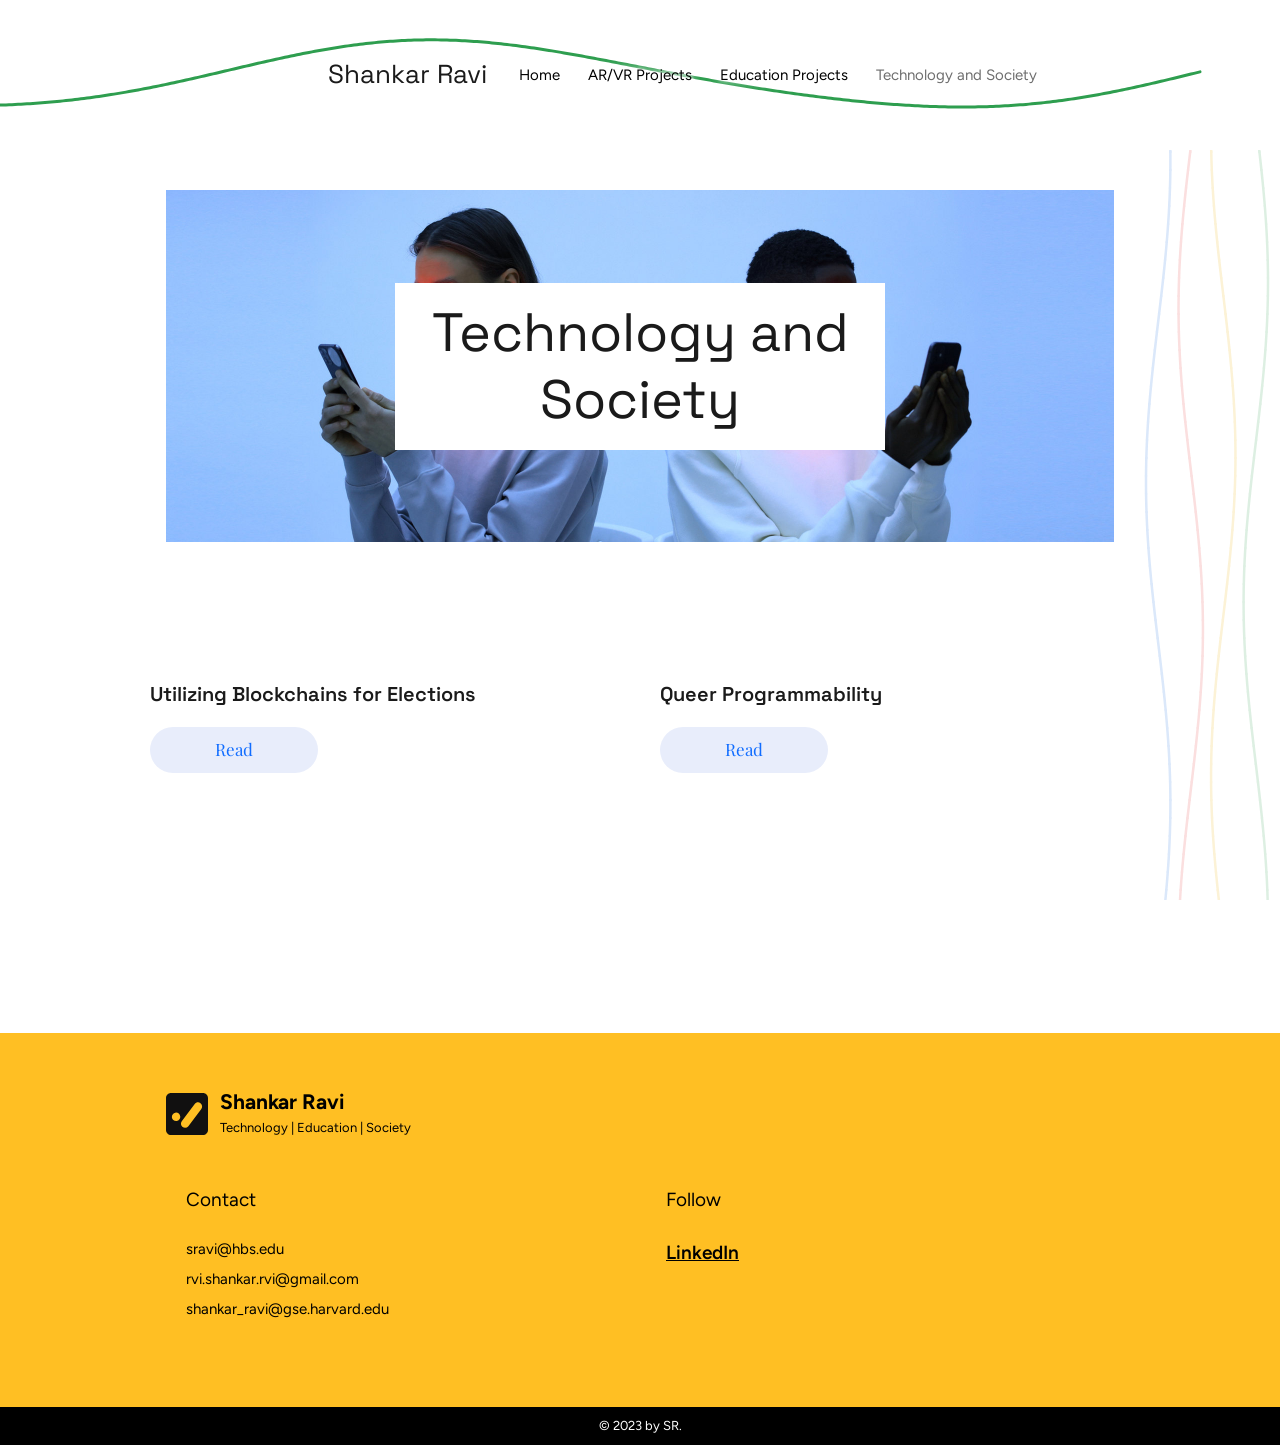
<file: technology-and-society.html>
<!doctype html>
<html lang="en">
<head>
  <meta charset="utf-8">
  <meta name="viewport" content="width=device-width, initial-scale=1">
  <title>Technology and Society | Shankar Ravi</title>
  <meta name="description" content="Shankar Ravi — Technology | Education | Society. Portfolio of AR/VR, education and technology & society projects.">
  <link rel="icon" href="assets/images/logo-home.png">
  <link rel="preconnect" href="https://fonts.googleapis.com">
  <link rel="preconnect" href="https://fonts.gstatic.com" crossorigin>
  <link href="https://fonts.googleapis.com/css2?family=Figtree:wght@400;600&family=Playfair+Display&family=Space+Grotesk:wght@400;600&display=swap" rel="stylesheet">
  <link rel="stylesheet" href="assets/css/style.css">
</head>
<body>
  <header class="site-header" data-line-color="#2e9e4f">
    <div class="container">
      <span class="logo-spacer"></span>
      <a class="brand" href="home.html">Shankar Ravi</a>
      <button class="nav-toggle" aria-label="Menu" aria-expanded="false" onclick="this.setAttribute('aria-expanded', document.querySelector('.site-nav').classList.toggle('open'))">&#9776;</button>
      <nav class="site-nav">
        <ul>
          <li><a href="home.html">Home</a></li>
          <li><a href="ar-vr-projects.html">AR/VR Projects</a></li>
          <li><a href="education-projects.html">Education Projects</a></li>
          <li><a href="technology-and-society.html" aria-current="page">Technology and Society</a></li>
        </ul>
      </nav>
    </div>
  </header>

  <main>
    <section class="tech-hero">
      <div class="container">
        <div class="image" role="img" aria-label="Two people using mobile phones">
          <h1>Technology and Society</h1>
        </div>
      </div>
    </section>

    <section class="container articles">
      <div>
        <h2>Utilizing Blockchains for Elections</h2>
        <a class="btn" href="https://drive.google.com/file/d/13igXjq8uMFVqxxEgPLn9miXc71PDadLh/view?usp=sharing" target="_blank" rel="noopener">Read</a>
      </div>
      <div>
        <h2>Queer Programmability</h2>
        <a class="btn" href="https://docs.google.com/document/d/1-QQdEh_9WxLbccVdxCewUEjq3eNU8x032K4GlthrYzs/edit?usp=sharing" target="_blank" rel="noopener">Read</a>
      </div>
    </section>
  </main>

  <footer class="site-footer" id="contact">
    <div class="container">
      <a class="footer-brand" href="home.html">
        <img src="assets/images/footer-logo.svg" alt="">
        <span><strong>Shankar Ravi</strong><small>Technology | Education | Society</small></span>
      </a>
      <div class="footer-cols">
        <div class="contact">
          <h3>Contact</h3>
          <ul>
            <li><a href="mailto:sravi@hbs.edu">sravi@hbs.edu</a></li>
            <li><a href="mailto:rvi.shankar.rvi@gmail.com">rvi.shankar.rvi@gmail.com</a></li>
            <li><a href="mailto:shankar_ravi@gse.harvard.edu">shankar_ravi@gse.harvard.edu</a></li>
          </ul>
        </div>
        <div class="follow">
          <h3>Follow</h3>
          <a href="https://www.linkedin.com/in/shankar-ravi-741664156/" target="_blank" rel="noopener">LinkedIn</a>
        </div>
      </div>
    </div>
    <div class="copyright">&copy; 2023 by SR.</div>
  </footer>
  <script src="assets/js/site.js"></script>
</body>
</html>
</file>
<file: assets/css/style.css>
:root {
  --black: #000;
  --text: #1a1a1a;
  --muted: #6e6e6e;
  --yellow: #ffbf23;
  --gold: #996e00;
  --btn-bg: #e8edfb;
  --btn-text: #116dff;
  --rule: #6e6e6e;
  --soft-bg: #f9f9f9;
  --gradient: linear-gradient(340deg, #ffb9e5 22%, #ecf872 51%, #bee0e6 77%);
  --container: 980px;
  --font-body: "Figtree", "Helvetica Neue", Helvetica, Arial, sans-serif;
  --font-head: "Space Grotesk", "Helvetica Neue", Arial, sans-serif;
  --font-btn: "Playfair Display", Georgia, serif;
}

*, *::before, *::after { box-sizing: border-box; }

html { scroll-behavior: smooth; }

body {
  margin: 0;
  background: #fff;
  color: var(--text);
  font-family: var(--font-body);
  font-size: 15px;
  line-height: 1.75;
  -webkit-font-smoothing: antialiased;
}

img { max-width: 100%; height: auto; display: block; }

a { color: inherit; }

h1, h2, h3, h4 {
  font-family: var(--font-head);
  font-weight: 400;
  line-height: 1.25;
  margin: 0;
}

.container {
  width: 100%;
  max-width: var(--container);
  margin: 0 auto;
  padding: 0 16px;
}

/* ---------- Header ---------- */
.site-header {
  background: #fff;
  position: relative;
}

.header-line {
  position: absolute;
  inset: 0;
  width: 100%;
  height: 100%;
  pointer-events: none;
}

.site-header .container { position: relative; }

/* white halo so the header line reads as passing behind the text */
.brand, .site-nav a {
  text-shadow: 0 0 3px #fff, 0 0 6px #fff, 0 0 10px #fff, 0 0 14px #fff;
}

.site-header .container {
  display: flex;
  align-items: center;
  gap: 32px;
  min-height: 150px;
  padding-top: 12px;
  padding-bottom: 12px;
}

.site-header .logo {
  width: 130px;
  flex-shrink: 0;
}

.site-header .logo-spacer { width: 130px; flex-shrink: 0; }

.brand {
  font-family: var(--font-head);
  font-size: 26px;
  text-decoration: none;
  white-space: nowrap;
}

.nav-toggle {
  display: none;
  margin-left: auto;
  background: none;
  border: 0;
  font-size: 28px;
  line-height: 1;
  cursor: pointer;
  padding: 8px;
}

.site-nav ul {
  list-style: none;
  display: flex;
  flex-wrap: wrap;
  gap: 8px 28px;
  margin: 0;
  padding: 0;
}

.site-nav a {
  text-decoration: none;
  font-size: 15px;
  color: var(--black);
  transition: color 0.2s;
}

.site-nav a:hover,
.site-nav a[aria-current="page"] {
  color: var(--muted);
}

/* ---------- Buttons ---------- */
.btn-row {
  display: flex;
  flex-wrap: wrap;
  gap: 16px;
  margin-top: 28px;
}

.btn {
  display: inline-block;
  padding: 8px 20px;
  border-radius: 30px;
  background: var(--btn-bg);
  color: var(--btn-text);
  font-family: var(--font-btn);
  font-size: 17px;
  text-decoration: none;
  transition: background 0.2s, color 0.2s;
}

.btn:hover { background: var(--btn-text); color: #fff; }

/* ---------- Home ---------- */
.hero-home {
  background: url("../images/home-hero-bg.png") center bottom / cover no-repeat;
}

.hero-home .container {
  display: grid;
  grid-template-columns: 1fr auto;
  align-items: center;
  min-height: 560px;
  padding-top: 40px;
  padding-bottom: 80px;
}

.hero-words {
  font-size: 37px;
  letter-spacing: 0.08em;
  text-align: center;
  text-shadow: rgba(255, 255, 255, 0.6) 1px 1px 1px, rgba(0, 0, 0, 0.6) -1px -1px 1px;
  color: #2b5672;
}

.hero-words span { display: block; }

.hero-monogram { width: 190px; }

.featured { padding: 40px 0 100px; }

.featured-label {
  font-family: var(--font-head);
  font-size: 15px;
  letter-spacing: 0.15em;
  text-transform: uppercase;
  color: var(--muted);
  margin: 0 0 16px;
}

.featured .project { border-top: 1px solid var(--rule); }

.featured .project p + p { margin-top: 16px; }

.gaze-logo {
  width: 100%;
  max-width: 320px;
  border-radius: 18px;
}

.phone-video {
  width: 100%;
  max-width: 280px;
  border-radius: 24px;
  background: #f1ede6;
  box-shadow: 0 12px 32px rgba(0, 0, 0, 0.15);
}

.status {
  display: inline-block;
  font-size: 12px;
  letter-spacing: 0.1em;
  text-transform: uppercase;
  color: var(--gold);
  border: 1px solid currentColor;
  border-radius: 20px;
  padding: 2px 12px;
  margin-bottom: 12px !important;
}

.rat-strip {
  display: grid;
  grid-template-columns: repeat(9, 1fr);
  gap: 4px;
  margin-top: 16px;
}

.rat-strip img {
  width: 100%;
  aspect-ratio: 1;
  object-fit: contain;
  border: 1px solid #e8e6e6;
  border-radius: 8px;
  transition: transform 0.2s;
}

.rat-strip img:hover { transform: scale(1.6); position: relative; z-index: 1; background: #fff; }

.sub-product {
  display: flex;
  gap: 12px;
  align-items: flex-start;
  font-size: 14px;
}

.sub-product img { width: 36px; flex-shrink: 0; margin-top: 4px; }

.citation {
  font-size: 13px;
  color: var(--muted);
  line-height: 1.6;
}

.video-embed {
  position: relative;
  aspect-ratio: 16 / 9;
  background: #000;
}

a.video-embed { display: block; overflow: hidden; }

.project-media .video-embed { width: 100%; }

.video-embed img {
  width: 100%;
  height: 100%;
  object-fit: cover;
  transition: transform 0.3s;
}

a.video-embed:hover img { transform: scale(1.03); }

.play-btn {
  position: absolute;
  top: 50%;
  left: 50%;
  width: 68px;
  height: 48px;
  margin: -24px 0 0 -34px;
  border-radius: 12px;
  background: #ff0033;
  box-shadow: 0 4px 16px rgba(0, 0, 0, 0.3);
}

.play-btn::after {
  content: "";
  position: absolute;
  top: 50%;
  left: 50%;
  margin: -10px 0 0 -6px;
  border-style: solid;
  border-width: 10px 0 10px 17px;
  border-color: transparent transparent transparent #fff;
}

.video-embed iframe {
  position: absolute;
  inset: 0;
  width: 100%;
  height: 100%;
  border: 0;
}

/* ---------- Project page banner ---------- */
.banner {
  background: var(--gradient);
  padding-top: 16px;
}

.banner .icon {
  width: 234px;
  max-width: 60%;
  margin: 0 auto;
}

.banner .card {
  background: #fff;
  display: flex;
  align-items: center;
  justify-content: center;
  position: relative;
  min-height: 300px;
  padding: 40px 24px;
}

.banner h1 {
  font-size: 54px;
  text-align: center;
}

.banner .card .side-art {
  position: absolute;
  right: 24px;
  top: 50%;
  transform: translateY(-50%);
  width: 155px;
}

/* ---------- Project list ---------- */
.projects { padding-bottom: 80px; }

.project {
  display: grid;
  grid-template-columns: 1fr 1fr;
  align-items: center;
  gap: 40px;
  padding: 80px 40px;
  border-top: 1px solid var(--rule);
}

.project.reverse .project-media { order: 2; }

.project-num {
  font-family: var(--font-head);
  font-size: 28px;
  margin: 0;
}

.project h2 {
  font-size: 30px;
  margin-bottom: 20px;
}

.project p { margin: 0; }

.project-media {
  display: flex;
  flex-direction: column;
  align-items: center;
  gap: 24px;
}

.projects.gold .project { border-top-color: var(--gold); }
.projects .project.soft {
  background: var(--soft-bg);
  border-top: 0;
}

/* ---------- Technology and Society ---------- */
.tech-hero .container { padding-top: 40px; }

.tech-hero .image {
  background: url("../images/tech-society-bg.jpg") center / cover no-repeat;
  min-height: 352px;
  display: flex;
  align-items: center;
  justify-content: center;
  padding: 24px;
}

.tech-hero h1 {
  background: #fff;
  font-size: 54px;
  text-align: center;
  padding: 16px 32px;
  max-width: 490px;
}

.articles {
  display: grid;
  grid-template-columns: 1fr 1fr;
  gap: 40px;
  padding: 140px 0 260px;
}

.articles h2 {
  font-size: 20px;
  font-weight: 600;
}

.articles .btn { min-width: 168px; text-align: center; margin-top: 20px; }

/* ---------- Footer ---------- */
.site-footer {
  background: var(--yellow);
  color: var(--black);
}

.site-footer .container {
  padding-top: 56px;
  padding-bottom: 80px;
}

.footer-brand {
  display: flex;
  align-items: center;
  gap: 12px;
  text-decoration: none;
  margin-bottom: 48px;
}

.footer-brand img { width: 42px; height: 42px; }

.footer-brand strong {
  display: block;
  font-size: 21px;
  line-height: 1.2;
}

.footer-brand small { font-size: 13px; }

.footer-cols {
  display: grid;
  grid-template-columns: 1fr 1fr;
  gap: 32px;
  padding-left: 20px;
}

.footer-cols h3 {
  font-family: var(--font-body);
  font-size: 19px;
  margin-bottom: 24px;
}

.footer-cols ul { list-style: none; margin: 0; padding: 0; }

.footer-cols li { font-size: 15px; margin-bottom: 4px; }

.footer-cols .contact a { text-decoration: none; }
.footer-cols .contact a:hover { text-decoration: underline; }

.footer-cols .follow a {
  font-size: 19px;
  font-weight: 600;
}

.copyright {
  background: var(--black);
  color: #fff;
  text-align: center;
  font-size: 13px;
  padding: 8px 16px;
}

/* ---------- Responsive ---------- */
@media (max-width: 860px) {
  .site-header .container {
    flex-wrap: wrap;
    gap: 12px 20px;
    min-height: 0;
  }
  .site-header .logo { width: 72px; }
  .site-header .logo-spacer { display: none; }
  .nav-toggle { display: block; }
  .site-nav { display: none; width: 100%; }
  .site-nav.open { display: block; }
  .site-nav ul { flex-direction: column; gap: 4px; padding-bottom: 12px; }
  .site-nav a { font-size: 17px; }

  .hero-home .container { grid-template-columns: 1fr; gap: 32px; min-height: 0; }
  .hero-monogram { width: 130px; margin: 0 auto; }
  .hero-words { font-size: 28px; }

  .project,
  .articles,
  .footer-cols { grid-template-columns: 1fr; }

  .project { padding: 48px 0; }
  .project.soft { padding-left: 16px; padding-right: 16px; }
  .project.reverse .project-media { order: 0; }

  .banner h1, .tech-hero h1 { font-size: 36px; }
  .banner .card { flex-direction: column; gap: 20px; min-height: 0; }
  .banner .card .side-art { position: static; transform: none; width: 110px; }

  .articles { padding: 64px 0 120px; }
  .footer-cols { padding-left: 0; }
}

/* ---------- Background braid lines ---------- */
.bg-lines {
  position: fixed;
  inset: 0;
  z-index: -1;
  opacity: 0.16;
  pointer-events: none;
}
</file>
